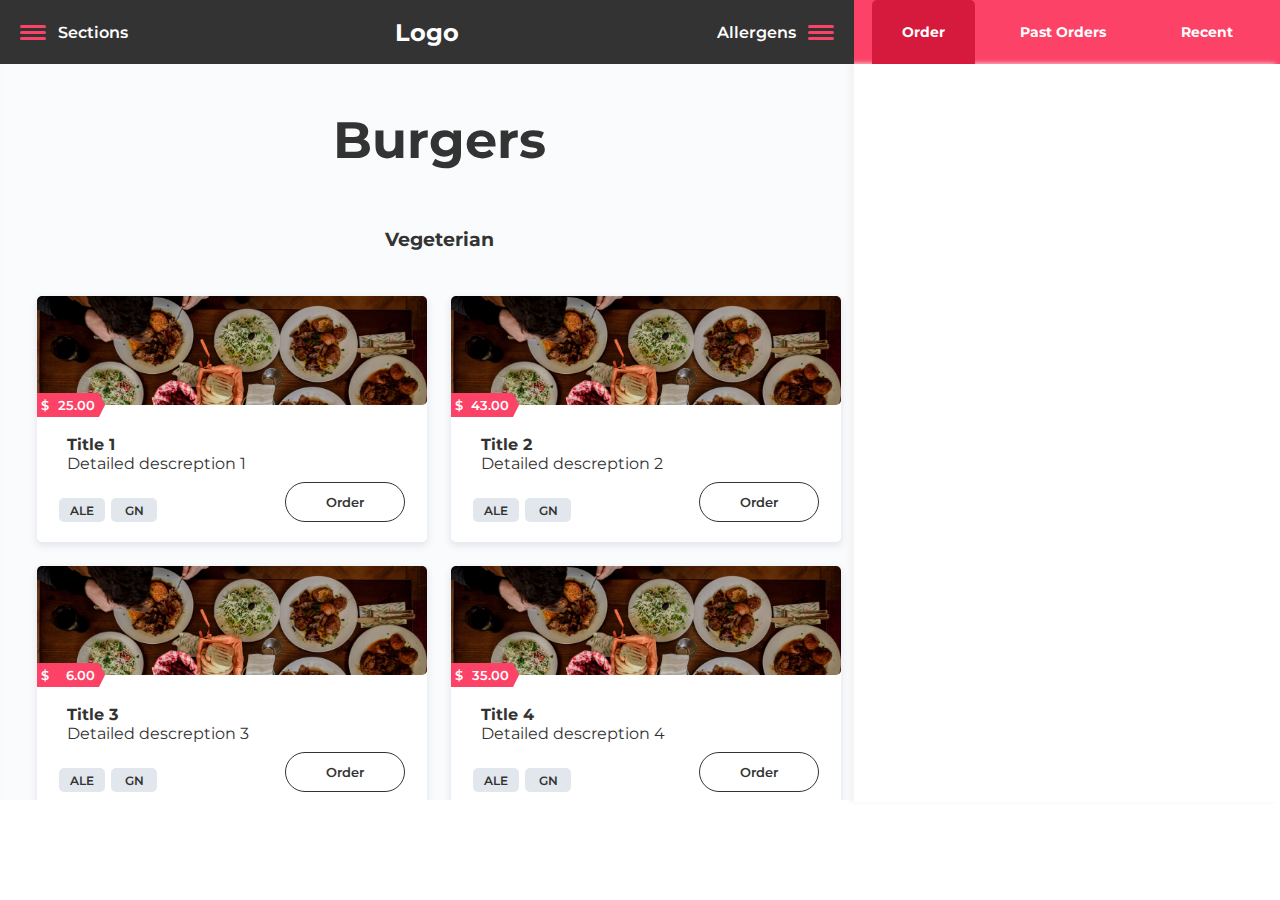
<file: index.html>
<!DOCTYPE html>
<html lang="en">
<head>
    <meta charset="UTF-8">
    <meta name="viewport" content="width=device-width, initial-scale=1.0">
    <meta http-equiv="X-UA-Compatible" content="ie=edge">
    <title>Ordering System</title>
    <link rel="stylesheet" href="styles.css">
</head>
<body>
    <div id="wrapper">

        <div class="main-container">

        <!-- Header -->
            <header class="header">
                <h2 class="title">Logo</h2>
                <!-- Side navigation menu -->
                <nav class="sections-nav">
                    <div class="sections">
                        <label for="sections-button">Sections</label>
                        <button class="sections_toggle" id="sections-button">
                            <span class="hamburger"></span>
                        </button>    
                    </div>

                    <div class="sections-content">
                        <ul class="sections-list">
                            <li class="sections-item"><a class="sections-link">Soups</a></li>
                            <li class="sections-item"><a class="sections-link">Salads</a></li>
                            <li class="sections-item"><a class="sections-link">Sandwiches</a></li>
                            <li class="sections-item"><a class="sections-link">Burgers</a></li>
                            <li class="sections-item"><a class="sections-link">Side Orders</a></li>
                            <li class="sections-item"><a class="sections-link">Kid’s Menu</a></li>
                            <li class="sections-item"><a class="sections-link">Dessert</a></li>
                            <li class="sections-item"><a class="sections-link">Beverages</a></li>
                        </ul>
                    </div>
                </nav>

                <nav class="alg-nav">
                    <div class="alg">
                        <label for="alg-button">Allergens</label>
                        <button class="alg_toggle" id="alg-button">
                            <span class="alg-hamburger"></span>
                        </button>
                    </div>

                    <div class="alg-content">

                        <h4 class="center">Allergens</h4>  

                        <ul class="alg-list">
                            <li class="alg-item ">
                                <label class="container" for='spicy'>Hot & spicy free
                                  <input class="allergens" id="spicy" type="checkbox">
                                  <span class="checkmark"></span> 
                                </label>
                            </li>
                            <li class="alg-item ">
                                <label class="container" for='vegan'>Vegan
                                  <input class="allergens" id="vegan" type="checkbox">
                                  <span class="checkmark"></span> 
                                </label>
                            </li>
                            <li class="alg-item ">
                                <label class="container" for='peanuts'>Peanuts Free
                                  <input class="allergens" id="peanuts" type="checkbox">
                                  <span class="checkmark"></span> 
                                </label>
                            </li>
                            <li class="alg-item ">
                                <label class="container" for='milk'>Milk Free
                                    <input class="allergens" id="milk" type="checkbox">
                                    <span class="checkmark"></span> 
                                </label>
                            </li>
                            <li class="alg-item ">
                                <label class="container" for='gluten'>Gluten Free
                                    <input class="allergens" id="gluten" type="checkbox">
                                    <span class="checkmark"></span> 
                                </label>
                            </li>
                            <li class="alg-item ">
                                <label class="container" for='fish'>Fish Free
                                    <input class="allergens" id="fish" type="checkbox">
                                    <span class="checkmark"></span> 
                                </label>
                            </li>
                            <li class="alg-item ">
                                <label class="container" for='sesame'>Sesame Seeds Free
                                    <input class="allergens" id="sesame" type="checkbox">
                                    <span class="checkmark"></span> 
                                </label>
                            </li>
                            <li class="alg-item ">
                                <label class="container" for='soya'>Soya Free
                                    <input class="allergens" id="soya" type="checkbox">
                                    <span class="checkmark"></span> 
                                </label>
                            </li>
                        </ul>

                        <button class="clear-btn button" >Clear all (0)</button>

                    </div>
                </nav>

        </header>

        <!-- Meals -->
        <aricle class="menu">
            <div class="menu-category">
                <h2>Burgers</h3>
            </div>

            <h3 class="menu-subcategory">Vegeterian</h3>

            <!-- list of meals -->
            <div id="menu-items">
                <div class="meal-card">
                    <div class="meal-img"></div>
                    <div class="meal-info">
                        <h4 class="meal-title">Title 1</h4> 
                        <div class="meal-desc">Detailed descreption 1</div>
                    </div>
                    <div class="meal-price">$<span class="meal-amount">25.00</span></div>
                    <div class="meal-footer">
                        <div class="meal-allergens">
                                <span class="allergen">ale</span>
                                <span class="allergen">gn</span>  
                        </div>
                        <div class="meal-order-button-container">
                            <button class="button meal-order-button">Order</button>
                        </div>
                    </div>
                </div>

                <div class="meal-card">
                    <div class="meal-img"></div>
                    <div class="meal-info">
                        <h4 class="meal-title">Title 2</h4> 
                        <div class="meal-desc">Detailed descreption 2</div>
                    </div>
                    <div class="meal-price">$<span class="meal-amount">43.00</span></div>
                    <div class="meal-footer">
                        <div class="meal-allergens">
                            <span class="allergen">ale</span>
                            <span class="allergen">gn</span>  
                        </div>
                        <div class="meal-order-button-container">
                            <button class="button meal-order-button">Order</button>
                        </div>
                    </div>
                </div>

                <div class="meal-card">
                    <div class="meal-img"></div>
                    <div class="meal-info">
                        <h4 class="meal-title">Title 3</h4> 
                        <div class="meal-desc">Detailed descreption 3</div>
                    </div>
                    <div class="meal-price">$<span class="meal-amount">6.00</span></div>
                    <div class="meal-footer">
                        <div class="meal-allergens">
                            <span class="allergen">ale</span>
                            <span class="allergen">gn</span>  
                        </div>
                        <div class="meal-order-button-container">
                            <button class="button meal-order-button">Order</button>
                        </div>
                    </div>
                </div>

                <div class="meal-card">
                    <div class="meal-img"></div>
                    <div class="meal-info">
                        <h4 class="meal-title">Title 4</h4> 
                        <div class="meal-desc">Detailed descreption 4</div>
                    </div>
                    <div class="meal-price">$<span class="meal-amount">35.00</span></div>
                    <div class="meal-footer">
                        <div class="meal-allergens">
                                <span class="allergen">ale</span>
                                <span class="allergen">gn</span>  
                        </div>
                        <div class="meal-order-button-container">
                            <button class="button meal-order-button">Order</button>
                        </div>
                    </div>
                </div>
            </div>
        </aricle>
        </div>

        <!-- Order section -->
        <div class="order-section">
            <ul class="order-tabs">
                <li data-tab-target="#current-order" class="active tab">Order</li>
                <li data-tab-target="#past" class="tab">Past Orders</li>
                <li data-tab-target="#recent" class="tab">Recent</li>
            </ul>
            
            <div class="tab-content">
                <!-- current order tab -->
                <div id="current-order" data-tab-content>
                    <div class="total-price-top"><sup>$</sup> 0</div>
                    <ul class="order-list">
                    </ul>
                    <div class="total-container">
                        <span>Total</span>
                        <span class="total-price">0</span>
                    </div>
                </div>

                <!-- past order tab -->
                <div id="past" data-tab-content>
                    <div class="total-price-top"><sup>$</sup> 54.70</div>
                    <ul class="past-list">
                        <li class="order-item">
                            <p class="order-quantity ">2</p>
                            <p class="order-title" name='Title 12'>Title past</p>
                            <p class="order-price right">54.70</p>
                        </li>
                    </ul>
                    <div class="total-container">
                        <span>Total</span>
                        <span class="total-price">54.70</span>
                    </div>
                </div>

                <!-- recent order tab -->
                <div id="recent" data-tab-content>
                    <div class="total-price-top"><sup>$</sup> 156.00</div>
                    <ul class="recent-list">
                        <li class="order-item">
                            <p class="order-quantity ">1</p>
                            <p class="order-title" name='Title recent'>Title recent</p>
                            <p class="order-price right">156.00</p>
                        </li>
                    </ul>
                    <div class="total-container">
                        <span>Total</span>
                        <span class="total-price">156.00</span>
                    </div>
                </div>
            </div>
        </div>
    </div>
</body>

<script>

    // Each "Order" button of meal cards.
    const order_buttons = document.querySelectorAll(".meal-order-button");
    const tabs = document.querySelectorAll('[data-tab-target]');
    const tabContents = document.querySelectorAll('[data-tab-content]')
    const current_order_tab =  [...tabs].find( tab => tab.dataset.tabTarget == '#current-order');
    
    tabs.forEach(tab =>{
            tab.addEventListener('click', () =>{
                setActiveTab(tab, tabContents)
            })
        });

    
    
    // Here we will store all order items from Orders tab for easy access
    let order_list = [];
    // When order button is clicked create menu-item and add it in Orders tab
    order_buttons.forEach(order_button =>{
        order_button.addEventListener("click", () =>{
            addMealInOrder(order_button);
            addRemoveBtns(order_button);
            // Set the current Order tab active when the order button is clicked.
            setActiveTab(current_order_tab, tabContents);
        });
    });

    function addRemoveBtns(order_button){
        let meal_footer = order_button.closest('.meal-footer')
        let quantity = 1;
        const order_button_container = order_button.parentElement;
        // console.log('button-container: ',order_button_container);
        // const meal_quantity_container = `
        //     <div class="meal-allergens">
        //         <span class="allergen">αλε</span>
        //         <span class="allergen">τζεν</span>  
        //     </div>
        //     <div class="meal-quantity-container">
        //         <button class="meal-remove">-</button>
        //         <span class="meal-quantity">1</span>
        //         <button class="meal-add">+</button>
        //     </div>
        // `;

        var meal_quantity_container = document.createElement('div');
        meal_quantity_container.classList.add('meal-quantity-container');
        meal_quantity_container.innerHTML = `
            <button class="meal-remove">-</button>
            <span class="meal-quantity">1</span>
            <button class="meal-add">+</button>
        `;

        
       

        // Replace the order button with +,- buttons and order quantity counter
        // console.log('meal-quan-container: ', meal_quantity_container);
        meal_footer.replaceChild(meal_quantity_container, order_button_container);

        // Add event listeners to + button
        let meal_add = meal_footer.querySelector('.meal-add');
        console.log('meal-plus: ', meal_add);
        meal_add.addEventListener("click", () =>{
            addMealInOrder(meal_add);
            setActiveTab(current_order_tab, tabContents);
        });

        // Add event listener to - button
        let meal_remove = meal_footer.querySelector('.meal-remove');
        console.log('meal-remove: ', meal_remove);
        meal_remove.addEventListener("click", () =>{
            removeMealFromOrder(meal_remove, order_button_container);
            setActiveTab(current_order_tab, tabContents);
        });
    }


    function addMealInOrder(order_button){  
        let current_meal_title =  order_button.closest('.meal-card').querySelector('.meal-title').innerHTML;
        let current_meal_price = order_button.closest('.meal-card').querySelector('.meal-amount').innerHTML;
        let current_meal_quantity = order_button.closest('.meal-card').querySelector('.meal-quantity');
        
        // Retrieve order list (only meal titles) before jump into any actions
        order_list = [...document.querySelectorAll('.order-title')].map(order => order.innerHTML);
        
        if(order_list.includes(current_meal_title)){
            let existing_order = document.querySelector('#current-order').querySelector(`[name="${current_meal_title}"]`);
            let existing_quantity = existing_order.querySelector('.order-quantity');
            let existing_price = existing_order.querySelector('.order-price');
            
            existing_quantity.innerHTML ++;
            current_meal_quantity.innerHTML ++;
            existing_price.innerHTML = current_meal_price * existing_quantity.innerHTML ; 
            calculateTotal(current_meal_price);

        }else{
            // Create new OrderItem object to be placed in the Orders tab.      
            let current_order = new OrderItem(current_meal_title, current_meal_price);
            // Place the menu-item in order section.
            document.querySelector(".order-list").appendChild(current_order.element());
            // Calculate total price
            calculateTotal(current_meal_price);
        }
    }

    function removeMealFromOrder(minusButton, order_button_container){  
        let current_meal_title =  minusButton.closest('.meal-card').querySelector('.meal-title').innerHTML;
        let current_meal_price = minusButton.closest('.meal-card').querySelector('.meal-amount').innerHTML;
        let current_meal_quantity = minusButton.closest('.meal-card').querySelector('.meal-quantity');

        let existing_order = document.querySelector(`[name="${current_meal_title}"]`);
        
        // Retrieve order list (only meal titles) before jump into any actions
        order_list = [...document.querySelectorAll('.order-title')].map(order => order.innerHTML == current_meal_title);
        
            
            
            let existing_quantity = existing_order.querySelector('.order-quantity');
            let existing_price = existing_order.querySelector('.order-price');
            
            existing_quantity.innerHTML --;
            current_meal_quantity.innerHTML --;
            existing_price.innerHTML = current_meal_price * existing_quantity.innerHTML ;
            calculateTotal(current_meal_price * (-1)); //Change the sign, so it will be deductin from total price.
            
            if(current_meal_quantity.innerHTML == 0){
            // Remove the menu-item in order section.
            console.log("removeChild(current_order.element());",document.querySelector(".order-list"));
            document.querySelector(".order-list").removeChild(existing_order);

            // Replace plus minus button with order button
            let meal_quantity_container = minusButton.closest('.meal-quantity-container');
            let meal_footer = minusButton.closest('.meal-footer');
            console.log('mqc: ', meal_quantity_container);
            meal_footer.replaceChild(order_button_container, meal_quantity_container);
            

        }
    }

    

    // Calculate the total price of all orders when adding or removing addition orders
    function calculateTotal(current_meal_price){
            const total = document.querySelector('.total-price');
            const total_top = document.querySelector('.total-price-top');
            total.innerHTML = parseInt(total.innerHTML) + parseInt(current_meal_price);
            total_top.innerHTML = `<sup>$</sup> ${total.innerHTML}`;
    }

    // Constructs OrderItem object containing meal details and constructs order_item HTML element.
    function OrderItem(meal_title, meal_price) {
        this.title =  meal_title,
        this.price = meal_price,
        this.quantity = 1,
        this.element = function(){
            
            // Get the title, price adn quantity of each meal in a p
            var meal_title = document.createElement("p");
            meal_title.innerHTML= this.title;
            meal_title.classList.add('order-title');

            var meal_price =document.createElement("p");
            meal_price.classList.add("order-price");
            meal_price.classList.add("right");
            meal_price.innerHTML = this.price;

            var meal_quantity = document.createElement("p");
            meal_quantity.classList.add("order-quantity");
            meal_quantity.innerHTML = this.quantity;

            // Create a div and appent meal title and price and quantity.
            var order_element = document.createElement("li");
            order_element.setAttribute('name', `${this.title}`);
            order_element.classList.add("order-item");
            order_element.appendChild(meal_quantity);
            order_element.appendChild(meal_title);
            order_element.appendChild(meal_price);
            return order_element;
        }
        //For readability I can create the elements using JS Template Literals
            // ****************************
            // For example:
            //const some_html = `
            //   <div class="module">
            //     <h2>${data.title}</h2>
            //     <p>${data.content}</p>
            //   </div>
            // `;
            // ***************************
    };

    // Set active the tab that was clicked and show its content
    function setActiveTab(tab, tabContents){
        const target = document.querySelector(tab.dataset.tabTarget);
        tabContents.forEach(tabContent =>{
            tabContent.classList.remove('active');
        })
        target.classList.add('active');
        tabs.forEach(tab =>{
            tab.classList.remove('active');
        })
        tab.classList.add('active');
    }


    // Allergens menu 
    // Select all allergen checkboxes
    var allergens = document.querySelectorAll(".allergens");
    // Select all allergen "cheked" checkboxes
    var allergens_checked = document.querySelectorAll('input[type=checkbox]:checked');
    // Select "Clear all" button to update its value when a checkbox is clicked
    var clear_btn  = document.querySelector(".clear-btn");
    
    // When a chcekbox is clicked select all "checked" checkboxes 
    // and update the "Clear all" button with the number of checked checboxes
    // using the length of the allergens_checked array. 
    allergens.forEach(function (element) {
        element.addEventListener("click", () => {
            allergens_checked = document.querySelectorAll('input[type=checkbox]:checked');
            console.log("Allergens-checked:",allergens_checked.length);
            clear_btn.innerHTML = `Clear all (${allergens_checked.length})`;
            console.log("Button value: ",clear_btn.textContent);
        });
    });


    // "Clear all" button
    // When "Clear all" button is clicked uncheck all checkboxes
    // Select all checkboxes and for each one change its state to unchecked
    // Update the button text to match the number of checked checkboxes
    clear_btn.addEventListener("click", () => {
        allergens.forEach(element => {
            element.checked =false;     
        });
        allergens_checked = document.querySelectorAll('input[type=checkbox]:checked');
        clear_btn.textContent = `Clear all (${allergens_checked.length})`;
    });

    
    // Navigation menus functionality
    const sections_nav_class = 'sections-nav';
    const sections_nav = document.querySelector(`.${sections_nav_class}`);
   
    
    const sectionsToggle = document.querySelector('.sections_toggle');
   

    sectionsToggle.addEventListener('click', () => {
        sections_nav.classList.toggle(`sections-open`);
        closeAllergens();
    });

    const allergens_nav_class = 'alg-nav';
    const alg_nav = document.querySelector(`.${allergens_nav_class}`);
    const algToggle = document.querySelector('.alg_toggle');
    
    algToggle.addEventListener('click', () => {
        alg_nav.classList.toggle('alg-open');
        closeSections();
    });

    function closeSections(){
        sections_nav.classList.remove(`sections-open`);
    }

    function closeAllergens(){
        alg_nav.classList.remove(`alg-open`);
    }
</script>

</html>
</file>
<file: styles.css>
@import url('https://fonts.googleapis.com/css?family=Montserrat:400,500,600,700,800,900&display=swap');

/* Generic classes */
.meal-card *{
    border: none;
}

*::before,
*::after {
  box-sizing: border-box;
}

:root {
    --clr-primary: #ee6352;
    --clr-dark: #333;
    --tab-hover: rgb(227, 64, 95);
    --tab-active: rgb(214, 26, 62);

    --clr-main: #333333;
    --clr-secondary: #FC4266;
    --clr-white: rgb(255, 255, 255);
    --clr-box-shadow: #24417B29;
    --clr-allergens: #E2E7ED;
    --clr-menu-bg: #FAFBFC;
    --clr-grey: #f3f3f3;

}


 
body{
    width:1280px;
    height: 800px;
    margin: 0;
    padding: 0;
}

*{
    font-family: "Montserrat", sans-serif;
    color: var(--clr-main);
}
.right{
    text-align: right;
}

.center{
    text-align: center;
}

*{
    margin: 0;
    padding: 0;
}

html{
    /* background-color: rgb(184, 147, 192); */
}

body{
    /* background-color: #3cff00; */
    overflow: hidden;
    width:1280px;
    height: 800px;

}

#wrapper{
    display: grid;
    grid-template-columns: 854px calc(1280px - 854px);
    /* grid-template-rows: 64px calc(800px - 64px); */
}

.header{
    position: relative;
    display: flex;
    justify-content: center;
    align-items: center;
    /* height: 64px; */
    background-color: var(--clr-main);
    color: var(--clr-white);
}

.header .title{
    color: var(--clr-white);    
    text-align: center;
}

/* SECTIONS */

.sections{
    position: absolute;
    left: 0;
    display: flex;
    flex-direction: row-reverse;
    justify-content: space-between;
    align-items: center;
    padding: 13px;
}

.sections label{
    color: var(--clr-white);
    padding: 10px 5px;
    z-index: 5;
    transition: transform 400ms cubic-bezier(.5, 0, .5, 1), color 400ms ease-in;
    font-weight: 600;
}

/* Navigation */
.sections-nav {
    position: absolute;
    display: flex;
    align-items: center;
    border: none;
    left: 0;
    z-index: 3;
}

.sections-content{
    position: absolute;
    left: 0;
    top: 33px;
    height: calc(800px - 64px);
    width: 194px;
    transform: translateX(-110%);
    transition: transform 250ms cubic-bezier(.5, 0, .5, 1);
    background: var(--clr-white);
    box-shadow: 0 0 1em rgba(0,0,0,.65);
}

.sections-list {
    list-style: none;
    display: flex;
    flex-direction: column;
    justify-content: space-evenly;
    height: calc(800px - 164px);
    padding-top: 100px;
    border: none;
}

.sections-item {
    position: relative;
    text-align: center;
    padding: 15px;
}

.sections-item::before{
  position: absolute;
  content: "";
  top: 0;
  left: 0;
  right: 0;
  bottom: 0;
  width:0;

  height: 50px;
  opacity: 1;
  z-index: -1;
  transition: all 250ms ease-in-out;
  background-color: var(--clr-secondary);

}

.sections-item:hover::before {
  background-color: var(--clr-secondary);
  border-radius: 0 5px 5px 0;
  width: 100%;
  transition: all 250ms ease-in-out;

}

.sections-item:active::before {
  background-color: var(--clr-secondary);
  border-radius: 0 5px 5px 0;
  width: 100%;
  transition: all 250ms ease-in-out;

}

.sections-link{
    text-decoration: none;
    padding: 15px;
    transition: all 200ms ease-in;

}

.sections-link:hover{
    cursor: pointer;
    color: var(--clr-white);
    font-weight:600;

}

.sections_toggle {
    display: flex;
    justify-content: flex-start;
    align-items: flex-start;
    background: #ffff0000;
    padding: 1em .5em;
    border: none;
    border-radius: .25em 2 0 .25em;
    z-index: 4;
}

.hamburger{
    display: block;
    position: relative;
    /* background-color: rgb(86, 77, 216); */
    /* right: 50px; */
}

.hamburger,
.hamburger::before,
.hamburger::after {
  width: 2em;
  height: 3px;
  background: var(--clr-secondary);
  border-radius: 50px;
  transition: transform 350ms ease-in-out, opacity 200ms linear;
}

.hamburger::before,
.hamburger::after {
  content: '';
  position: absolute;
  left: 0;
}

.hamburger::before { bottom: 6px; }
.hamburger::after { top: 6px;}


/* Navigation open styles */

.sections-open .sections-content {
    transform: translateX(0);
    transition: all 400ms ease-in-out;
}

.sections-open label{
    transform: translateY(100px) scale(1.4) translateX(10px);
    font-weight: bold;
    color: var(--clr-main);
    transition: transform 400ms ease-in-out, color 200ms ease-in;
}
  
  /* Change this stuff below */

  .sections-open .hamburger {
    transform: rotate(45deg);
  }
  
  .sections-open .hamburger::before {
    opacity: 0;
  }
  
  .sections-open .hamburger::after {
    transform: rotate(90deg) translate(-6px);
  }


/* Allergens */
.alg {
    position: absolute;
    right: 0px;
    top: 0;
    display: flex;
    justify-content: center;
    align-items: center;
    padding: 13px; 
  }

.alg label{
    color: var(--clr-white);
    padding: 10px 5px;
    opacity: 1;
    z-index: 3;
    transform: translateX(0);
    transition: z-index 1s step-start, opacity 1s ease-in-out, transform 500ms;
    font-weight: 600;
}

.alg-content{
    position: absolute;
    display: grid;
    align-items: center;
    justify-content: center;
    grid-template-rows: 1fr 2fr 1fr;
    row-gap: 1em;
    width: 854px;
    height: 460px;
    padding: 2em 0;
    transform: translateY(-120%);
    transition: transform 300ms cubic-bezier(.5, 0, .5, 1);
    background: var(--clr-white);
    box-shadow: 0 0 1em rgba(0,0,0,.25);
    left: 0;
    top: 10px;
    z-index: 3;
}

.alg-content h4{
    font-size: 22px;
    font-weight: bold;
    padding: 1em;
}

.alg-list{
    display: grid;
    grid-template-columns: 1fr 1fr;
    column-gap: 7em;
    list-style: none;
}

.alg-item {
    padding: 10px;
    cursor: pointer;
    display: grid;
    align-items: center;
}

.alg-link{
    text-decoration: none;
}

.alg-link:hover{
    text-decoration: underline;
    cursor: pointer;
}

.clear-btn{
    width: 120px;
    height: 40px;
    border-radius: 25px;
    margin: auto auto;
}

.alg_toggle {
    display: flex;
    justify-content: flex-start;
    align-items: flex-start;
    background: #ffff0000;
    padding: 1em .5em;
    border: none;
    border-radius: .25em 2 0 .25em;
    z-index: 4;
}

.alg-hamburger{
    display: block;
    position: relative;
}

.alg-hamburger,
.alg-hamburger::before,
.alg-hamburger::after {
  width: 2em;
  height: 3px;
  background: var(--clr-secondary);
  border-radius: 50px;
  transition: transform 350ms ease-in-out, opacity 200ms linear;
}

.alg-hamburger::before,
.alg-hamburger::after {
  content: '';
  position: absolute;
  left: 0;
}

.alg-hamburger::before { bottom: 6px; }
.alg-hamburger::after { top: 6px;}


/* algigation open styles */

.alg-open .alg-content {
    transform: translateY(54px);
    transition: all 500ms ease-in-out;
}

.alg-open .alg label{
    opacity: 0;
    z-index: -1;
    transform: translateX(100%);
    transition: z-index 0.3s step-end, opacity 0.3s ease-in-out, transform 300ms;
}
  
  /* Change this stuff below */

  .alg_toggle:active, .alg_toggle:focus{
      outline: none;
  }

  .alg-open .alg-hamburger {
    transform: rotate(45deg);
  }
  
  .alg-open .alg-hamburger::before {
    opacity: 0;
  }
  
  .alg-open .alg-hamburger::after {
    transform: rotate(90deg) translate(-6px);
  }




/* MENU */

.main-container{
    display: grid;
    grid-template-rows: 64px calc(800px - 62px);
}



.menu{
    background-color:var(--clr-menu-bg);
    height: calc(800px - 64px);
    display: grid;
    grid-template-rows: 130px 90px 517px;
    overflow: hidden;
}

.menu-category{
    display: inherit;
    justify-content: center;
    align-items: center;
    padding: 45px;

    font-size: 34px;
    font-weight: 900;
    
}

.menu-subcategory{
    display: inherit;
    justify-content: center;
    align-items: center;
    padding: 15px;
}

#menu-items{
    display: inherit;
    justify-content: stretch;
    align-items: stretch;
    grid-template-columns: 1fr 1fr;
    /* overflow-y: scroll; */
    padding: 0px 25px;
}

/* Menu Cards */


/* DELETE */
.meal-card{
    position: relative;
    width: 390px;
    height: 246px;
    margin: 12px;
    display: grid;
    grid-template-rows: 109px 77px 40px;
    background-color: var(--clr-white);
    border-radius: 5px;
    box-shadow: 0px 3px 7px 1px var(--clr-allergens);
}

.meal-img{
    width: 390px; 
    max-height: 109px;
    border-radius: 5px;
    background: url("images/meal.jpg");
    background-size: 390px 250px;
    background-repeat: no-repeat;
}

.meal-info{
    padding: 30px;
}

.meal-price{
    position: absolute;
    top: 97px;
    width: 54px;
    height: 20px;
    display: grid;
    grid-template-columns: 1fr 1fr;
    text-align: left;
    align-items: center;

    background-color: var(--clr-secondary);
    color: var(--clr-white);
    font-size:13px;
    font-weight: 600;
    padding: 2px 4px;
}

.meal-price::after{
   content: "";  
	border-top: 12px solid #ff000000;
	border-bottom: 12px solid #ff000000;
	border-left: 6px solid #fc4266;
	position: absolute; right: -6px; top: 0;
}

.meal-amount{
    text-align: left;
    color: var(--clr-white);
}

.meal-footer{
    display: flex;
    /* grid-template-columns: 1fr 1fr; */
    justify-content: space-between;
    align-items: flex-end;
    margin: 10px 22px 0 22px;

    /* padding: 5px; */
    /* margin-bottom: 22px 22px 18px 22px; */
}

.meal-quantity-container{
    /* background-color: rgb(235, 183, 183); */
    display: grid;
    grid-template-columns:1fr 1fr 1fr;
    grid-template-rows: 1fr;
    align-content: center;
    justify-content: center;
}

.meal-allergens{
    display: flex;
    justify-content: space-between;
    width: 98px;
    
}

.allergen{
    display: grid;
    text-align: center;
    align-items: center;
    border-radius: 5px;
    width: 46px;
    height: 24px;

    background-color: var(--clr-allergens);
    text-transform: uppercase;
    font-size: 12px;
    font-weight: 600;

}

.meal-order-button-container{
    display: flex;
    justify-content: center;
    align-items: center;
}

.meal-order-button{
    cursor: pointer;
    margin: auto;
    animation: smooth 300ms ease-out;

}


.meal-add, .meal-remove{
    width: 35px;
    height: 35px;
    display:flex;
    justify-content:center;
    align-items:center;
    
    cursor: pointer;
    font-size: 25px;
    font-weight: 500;
    border-radius: 45px;
    border: 1px solid var(--clr-main);
    background-color: var(--clr-white);
    transition: all 200ms cubic-bezier(.5, 0, .5, 1);
    animation: smooth 300ms cubic-bezier(.5, 0, .5, 1);
}

@keyframes smooth{
  0%{
    transform: scale(0.8,0.8);
    /* transform: scale(); */
    opacity: 0;
  }

  100%{
    transform: scale(1,1);
    opacity: 1;
  }
}

.meal-add:hover, .meal-remove:hover{
    background-color: var(--clr-grey);
}

.meal-quantity{
    display: grid;
    margin: auto;
    font-size: 16px;
    font-weight: 700;
    /* animation: smooth 300ms ease-in; */
}



/******************/
/* ORDERS SECTION */
/******************/


.order-section{
    display: grid;
    grid-template-rows: 64px 1fr;
    background-color: var(--clr-white);
    /* z-index:1; */
}

/* Tab styling */
.order-tabs{
    list-style-type: none;
    display: flex;
    justify-content: space-around;
    align-items: center;
    padding: 10px;
    
    background-color: var(--clr-secondary);
/*     color: var(--clr-white); */
    font-size: 14px;
    font-weight: bold;
    /* z-index:1; */
}

.tab-content{
 box-shadow:  -5px 0 5px  var(--clr-grey);
}
 
[data-tab-content] {
    display: none;
}

.active[data-tab-content]{
    display: block;
}

.tab::before{
  position: absolute;
  content:"";
  /* top: 0; */
  /* right:0; */
  bottom:0;
  /* left:0; */
  width: 100%;
  height: 0;
/*   border-radius: 10px 10px 0 0; */
  z-index: 0;
  /* transition: all 200ms ease-in-out; */
  /* transform-origin:bottom; */
  /*   color:transparent; */
}

.tab:hover:before{
  z-index: -1;
  height:90%;
  border-radius: 5px 5px 0 0;
  background: var(--tab-hover);
  transition: all 350ms cubic-bezier(.5, 0, .5, 1);
  transform-origin:bottom;
}

.tab{
    position:relative;
    display: flex;
    justify-content: center;
    align-items:center;
    cursor: pointer;
    padding: 10px 30px;
    height: 100%;
    border-radius: 5px 5px 0 0;
    background-size: auto 100px;
    color: var(--clr-white);
}

.tab.active{
    background-color: var(--tab-active);
    transition: all 300ms cubic-bezier(.5, 0, .5, 1);

    /* bottom: 0; */
    /* top: 0; */
    /* height: 80%; */
}

.tab:hover{
  z-index:10;
    /* background-color: #ff7856; */
}

/* Order list styling */
.order-list{
    /* background-color: rgb(250, 253, 89); */
}

.total-price-top sup{
    font-size: 19px;
    font-weight: 600;
}

.total-price-top{
    font-size: 34px;
    font-weight: bold;
    text-align: center;
    padding: 5px;
    margin: 20px;
    font-weight: 800;

}

.order-item{
    background-color: var(--clr-grey);
    display: grid;
    grid-template-columns: 10% 80% 10%;
    padding: 14px 10px;
    margin: 5px 22px;
    border-radius: 5px;
    /* animation: smooth 300ms ease-in-out; */
    animation: fromRight 500ms cubic-bezier(0, -0.14, 0, 1.24);
}

@keyframes fromRight{
    0%{
        transform: translateX(100%);
        /* z-index: -1000; */
    }

    100%{
        transform: translateX(0%);
    }
}

.order-item p{
    margin: 5px;
    padding: 2px 5px;
    font-size: 14px;
}

.order-item .order-quantity, .order-item .order-price{
    font-weight: 600;
    justify-self: center;
}

.total-container{
    font-size: 14px;
    font-weight: 600;
    display: flex;
    justify-content: space-between;
    padding: 10px 10px;
    margin: 15px 22px;
}




/* CUSTOM CHECKBOX STYLING */
/* The container */
.container {
    display: block;
    position: relative;
    padding: 5px 5px 5px 40px;
    
    cursor: pointer;
    -webkit-user-select: none;
    -moz-user-select: none;
    -ms-user-select: none;
    user-select: none;
  }
  
  /* Hide the browser's default checkbox */
  .container input {
    position: absolute;
    opacity: 0;
    cursor: pointer;
    height: 0;
    width: 0;
  }
  
  /* Create a custom checkbox */
  .checkmark {
    position: absolute;
    top: 0;
    left: 0;
    height: 25px;
    width: 25px;
    border: 1px solid var(--clr-main);
    background-color: var(--clr-white);
    border-radius: 5px;
    transition: all 100ms ease-in-out;
  }
  
  /* On mouse-over, add a grey background color */
  .container:hover input ~ .checkmark {
    background-color: rgb(230, 230, 230);
  }
  
  /* When the checkbox is checked, add a blue background */
  .container input:checked ~ .checkmark {
    background-color: var(--clr-main);
  }
  
  /* Create the checkmark/indicator (hidden when not checked) */
  .checkmark:after {
    content: "";
    position: absolute;
    display: none;
  }
  
  /* Show the checkmark when checked */
  .container input:checked ~ .checkmark:after {
    display: block;
  }
  
  /* Style the checkmark/indicator */
  .container .checkmark:after {
    left: 8px;
    top: 5px;
    width: 8px;
    height: 13px;
    border: solid white;
    border-width: 0 3px 3px 0;
    -webkit-transform: rotate(45deg);
    -ms-transform: rotate(45deg);
    transform: rotate(45deg);
  }

  
/* BUTTON STYLING */
  .button{
    position: relative;
    width: 120px;
    height: 40px;
    color: var(--clr-main);
    background-color: var(--clr-white);
    font-weight: 600;
    border: 1px solid var(--clr-main);
    border-radius: 25px;
    transition: all 200ms ease-in-out;
    z-index: 1;
}

.button::before{
    position: absolute;
    content: "";
    top:0;
    left:0;
    right:0;
    bottom:0;
    width: 0;
    border-radius: 25px;
    z-index: -1;

}

.button:hover::before{
    background-color: var( --clr-grey);
    /* border-width: 2px; */
    width: 100%;
    transition: all 250ms ease-in-out;
}

.button:hover{
    font-weight: 700;
}

.button:active{
   box-shadow: 0px 0px 5px 3px var(--clr-box-shadow);
   transition: all 50ms ease-in-out;
}
</file>
